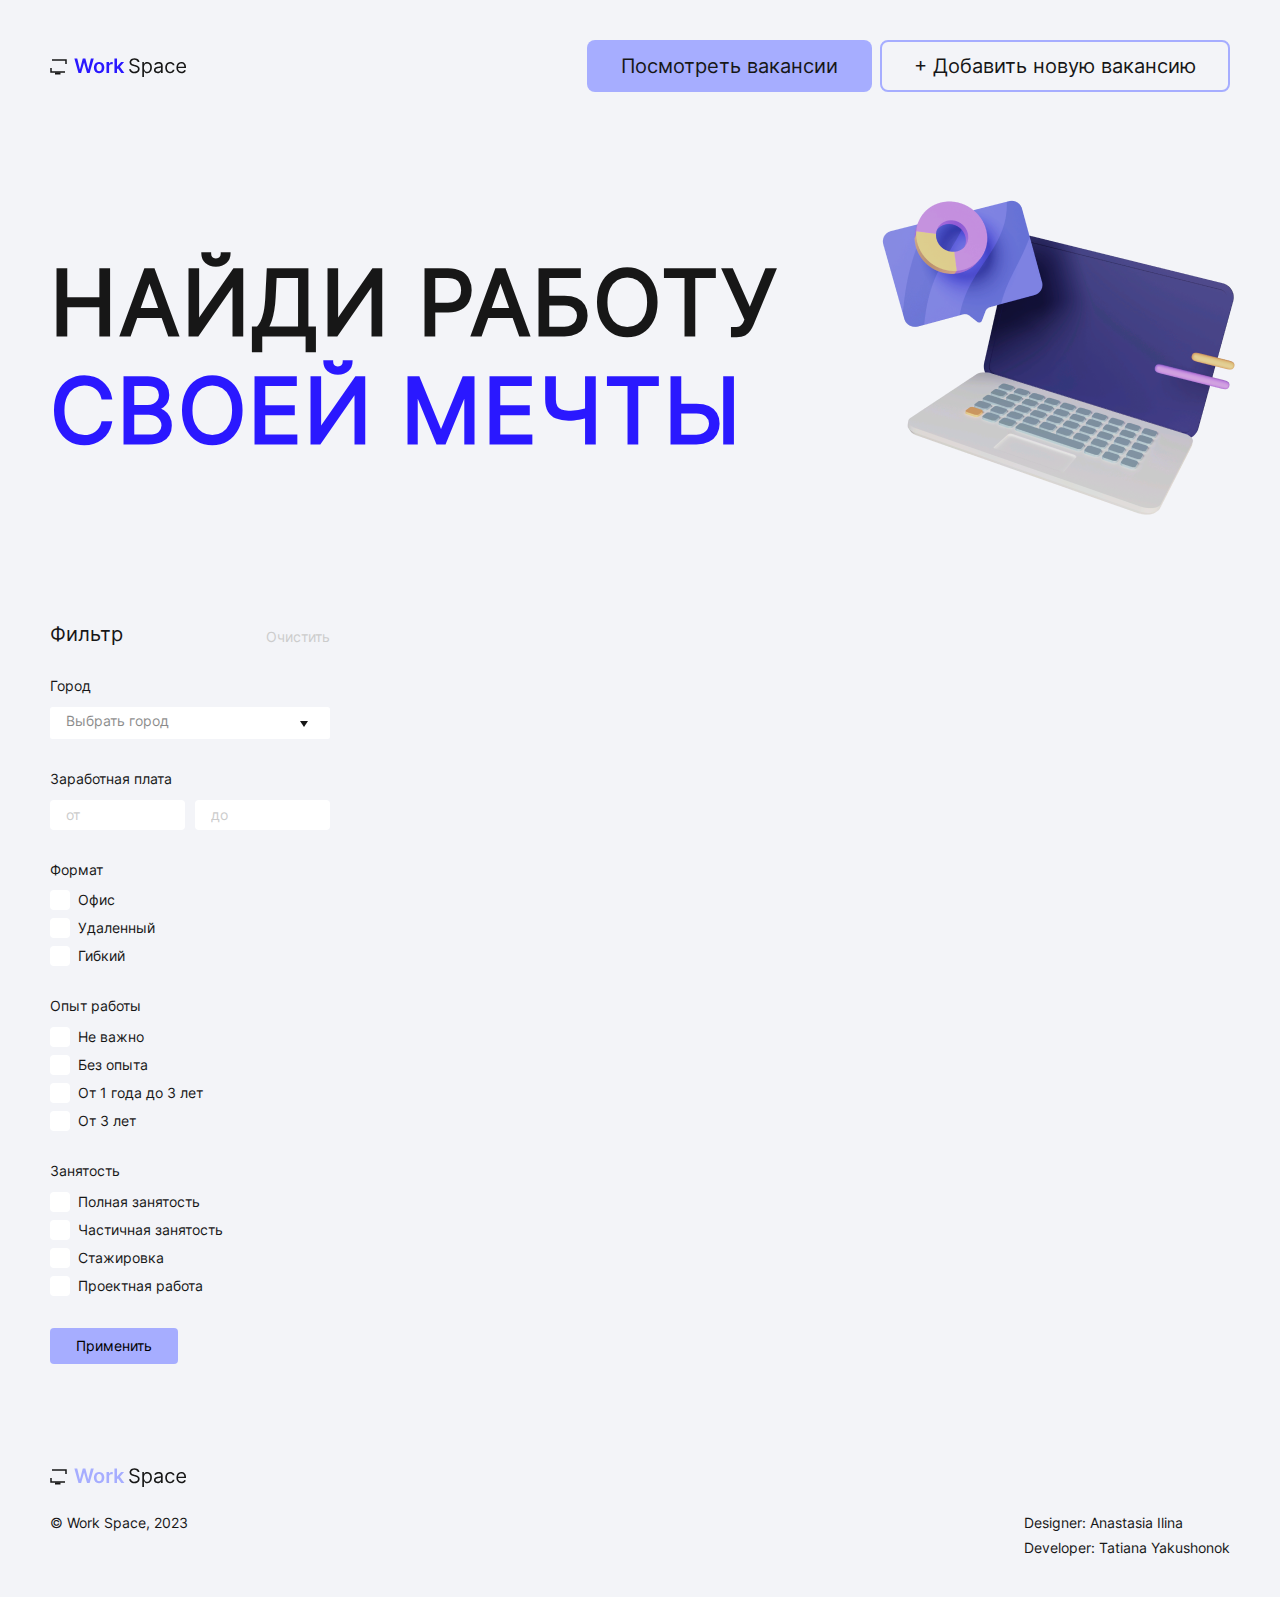
<file: index.html>
<!DOCTYPE html>
<html lang="en">
<head>
  <meta charset="UTF-8">
  <meta name="viewport" content="width=device-width, initial-scale=1.0">
  <link rel="preload" href="./fonts/inter-regular.woff2" as="font" type="font/woff2" crossorigin>

  <link rel="stylesheet" href="./style.css">

  <script src="./js/choices.min.js" defer></script>
  <script src="./js/script.js" defer></script>

  <title>Workspace</title>
</head>
<body>

  <header class="header">
    <div class="container header__container">
      <img src="./img/logo.svg" alt="Логотип Work Space" class="header__logo">

      <div class="header__links">
        <a href="#vacancies" class="header__link">Посмотреть вакансии</a>
        <a href="./emploer.html" class="header__link header__link--o">+ Добавить новую вакансию</a>
      </div>
    </div>
  </header>

  <main class="main">

    <section class="hero">
      <div class="container hero__container">
        <h1 class="hero__title">Найди работу
          <span class="blue-text">своей мечты</span>
        </h1>
      </div>
    </section>

    <div class="vacancies" id="vacancies">
      <div class="container vacancies__container">

        <button class="vacancies__filter-btn">
          <span>Фильтр</span>
          <svg class="vacancies__filter-btn-arrow" width="20" height="20" viewbox="0 0 20 20" fill="none" xmlns="http://www.w3.org/2000/svg">
            <path d="M10 9L14 15H6L10 9Z" fill="currentColor"/>
          </svg>
        </button>

        <section class="vacancies__filter filter">
          <h2 class="filter__title">Фильтр</h2>
          <form class="filter__form">

            <fieldset class="filter__fieldset">
              <legend class="filter__legend">Город</legend>
              <select name="city" id="city" class="filter__select">
                <option value="">Выбрать город</option>
              </select>
            </fieldset>

            <fieldset class="filter__fieldset">
              <legend class="filter__legend">Заработная плата</legend>
              <div class="filter__range">
                <input 
                  type="number" 
                  class="filter__input" 
                  name="pay-from" 
                  placeholder="от"
                >

                <input 
                  type="number" 
                  class="filter__input" 
                  name="pay-to" 
                  placeholder="до"
                >
              </div>
            </fieldset>

            <div class="filter__checkboxes">
              <fieldset class="filter__fieldset">
                <legend class="filter__legend">Формат</legend>

                <label class="filter__label checkbox">
                  <input 
                    class="checkbox__input" 
                    type="checkbox" 
                    name="format" 
                    value="Офис"
                  >
                  Офис
                </label>

                <label class="filter__label checkbox">
                  <input 
                    class="checkbox__input" 
                    type="checkbox" 
                    name="format" 
                    value="Удаленный"
                  >
                  Удаленный
                </label>

                <label class="filter__label checkbox">
                  <input 
                    class="checkbox__input" 
                    type="checkbox" 
                    name="format" 
                    value="Гибкий"
                  >
                  Гибкий
                </label>

              </fieldset>

              <fieldset class="filter__fieldset">
                <legend class="filter__legend">Опыт работы</legend>

                <label class="filter__label checkbox">
                  <input 
                    class="checkbox__input" 
                    type="checkbox" 
                    name="experience" 
                    value="Не важно"
                  >
                  Не важно
                </label>

                <label class="filter__label checkbox">
                  <input 
                    class="checkbox__input" 
                    type="checkbox" 
                    name="experience" 
                    value="Без опыта"
                  >
                  Без опыта
                </label>

                <label class="filter__label checkbox">
                  <input 
                    class="checkbox__input" 
                    type="checkbox" 
                    name="experience" 
                    value="От 1 года до 3 лет"
                  >
                  От 1 года до 3 лет
                </label>

                <label class="filter__label checkbox">
                  <input 
                    class="checkbox__input" 
                    type="checkbox" 
                    name="experience" 
                    value="От 3 лет"
                  >
                  От 3 лет
                </label>

              </fieldset>

              <fieldset class="filter__fieldset">
                <legend class="filter__legend">Занятость</legend>

                <label class="filter__label checkbox">
                  <input 
                    class="checkbox__input" 
                    type="checkbox" 
                    name="type" 
                    value="Полная"
                  >
                  Полная занятость
                </label>

                <label class="filter__label checkbox">
                  <input 
                    class="checkbox__input" 
                    type="checkbox" 
                    name="type" 
                    value="Частичная"
                  >
                  Частичная занятость
                </label>

                <label class="filter__label checkbox">
                  <input 
                    class="checkbox__input" 
                    type="checkbox" 
                    name="type" 
                    value="Стажировка"
                  >
                  Стажировка
                </label>

                <label class="filter__label checkbox">
                  <input 
                    class="checkbox__input" 
                    type="checkbox" 
                    name="type" 
                    value="Проектная работа"
                  >
                  Проектная работа
                </label>
              </fieldset>
            </div>

            <div class="filter__buttons">
              <button type="submit" class="filter__btn">Применить</button>
              <button type="reset" class="filter__reset">Очистить</button>
            </div>

          </form>
        </section>
        <section class="vacancies__cards cards">
          <h2 class="cards__title visually-hidden">Список вакансий</h2>

          <ul class="cards__list"></ul>
        </section>
      </div>
    </div>
  </main>

  <footer class="footer">
    <div class="container footer__container">
      <img class="footer__logo" src="./img/logo-footer.svg" alt="Логотип Work Space">

      <p class="footer__copyright">&copy; Work Space, 2023</p>

      <ul class="footer__contacts">
        <li class="footer__contact">
          Designer: <a class="footer__link" href="#!">Anastasia Ilina</a>
        </li>
        <li class="footer__contact">
          Developer: <a class="footer__link" href="#!">Tatiana Yakushonok</a>
        </li>
      </ul>

    </div>
  </footer>

  <div class="modal">
    <div class="modal__body">

      <img src="./img/creative-people.svg" alt="Логотип Creative People" class="modal__img">

      <div class="modal__company">
        <p class="modal__company-name">Creative People</p>
        <h2 class="modal__title">Графический дизайнер</h2>
      </div>

      <p class="modal__info">
        Привет. Мы в CreativePeople ищем middle графического дизайнера в свою дизайн команду. Удаленно, из любой точки нашей страны, где у вас будет хороший интернет. Опыт работы в разработке логотипов, фирменных стилей обязателен.
        <br>
        У нас в портфолио много крупных российских компаний, с некоторыми мы работаем уже много лет и делаем самые разные проекты, от сайтов до мобильных приложений.
      </p>

      <ul class="modal__fields">
        <li class="modal__field salary">от 110 000 ₽</li>
        <li class="modal__field type">проектная работа</li>
        <li class="modal__field format">удаленный</li>
        <li class="modal__field experience">опыт от 1 года до 3-х лет</li>
        <li class="modal__field module__city">Москва</li>
      </ul>

      <p class="modal__contacts">
        Отправляйте резюме на 
        <a class="modal__link blue-text" href="emailto: CreativePeople@gmail.com">CreativePeople@gmail.com</a>
      </p>

      <button type="button" class="modal__close"></button>
    </div>
  </div>
</body>
</html>
</file>
<file: style.css>
@import './css/normalize.css';
@import './css/choices.min.css';
@import './css/dropzone.min.css';
@import './css/main.css';
@import './css/header.css';
@import './css/hero.css';
@import './css/vacancies.css';
@import './css/checkbox.css';
@import './css/filter.css';
@import './css/choices.css';
@import './css/cards.css';
@import './css/vacancy.css';
@import './css/footer.css';
@import './css/modal.css';
@import './css/emploer.css';
@import './css/file.css';
@import './css/radio.css';
</file>
